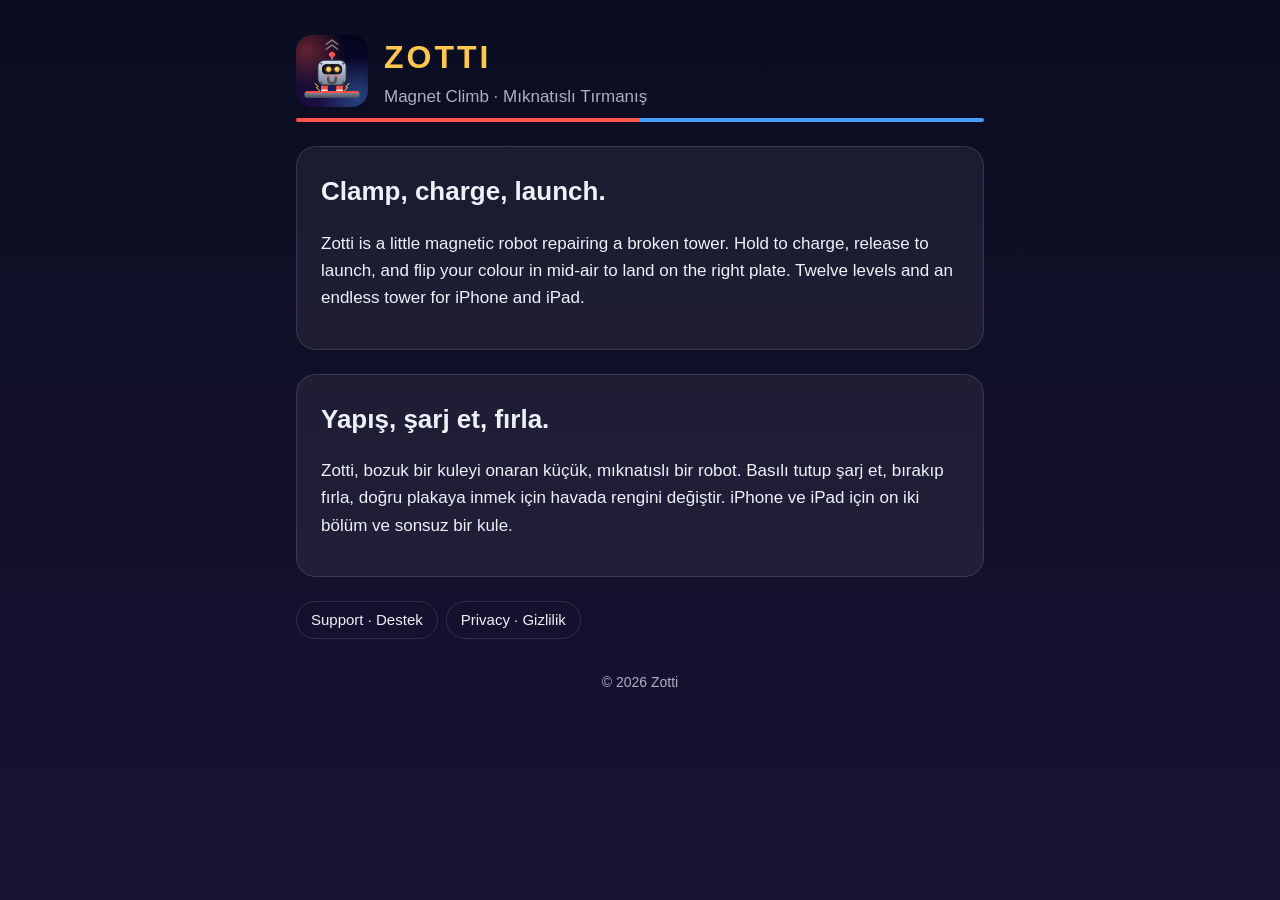
<file: index.html>
<!doctype html>
<html lang="en">
<head>
  <meta charset="utf-8">
  <meta name="viewport" content="width=device-width, initial-scale=1">
  <title>Zotti</title>
  <link rel="icon" href="icon.png">
  <link rel="stylesheet" href="style.css">
</head>
<body>
<main>
  <header>
    <img src="icon.png" alt="Zotti app icon">
    <div>
      <span class="brand">ZOTTI</span>
      <p class="tagline">Magnet Climb · Mıknatıslı Tırmanış</p>
    </div>
  </header>
  <div class="pole-bar"></div>

  <section lang="en">
    <h1>Clamp, charge, launch.</h1>
    <p>Zotti is a little magnetic robot repairing a broken tower. Hold to charge, release to launch, and flip your colour in mid-air to land on the right plate. Twelve levels and an endless tower for iPhone and iPad.</p>
  </section>

  <section lang="tr">
    <h1>Yapış, şarj et, fırla.</h1>
    <p>Zotti, bozuk bir kuleyi onaran küçük, mıknatıslı bir robot. Basılı tutup şarj et, bırakıp fırla, doğru plakaya inmek için havada rengini değiştir. iPhone ve iPad için on iki bölüm ve sonsuz bir kule.</p>
  </section>

  <div class="links"><a class="button" href="support.html">Support · Destek</a><a class="button" href="privacy.html">Privacy · Gizlilik</a></div>
  <footer>© 2026 Zotti</footer>
</main>
</body>
</html>
</file>
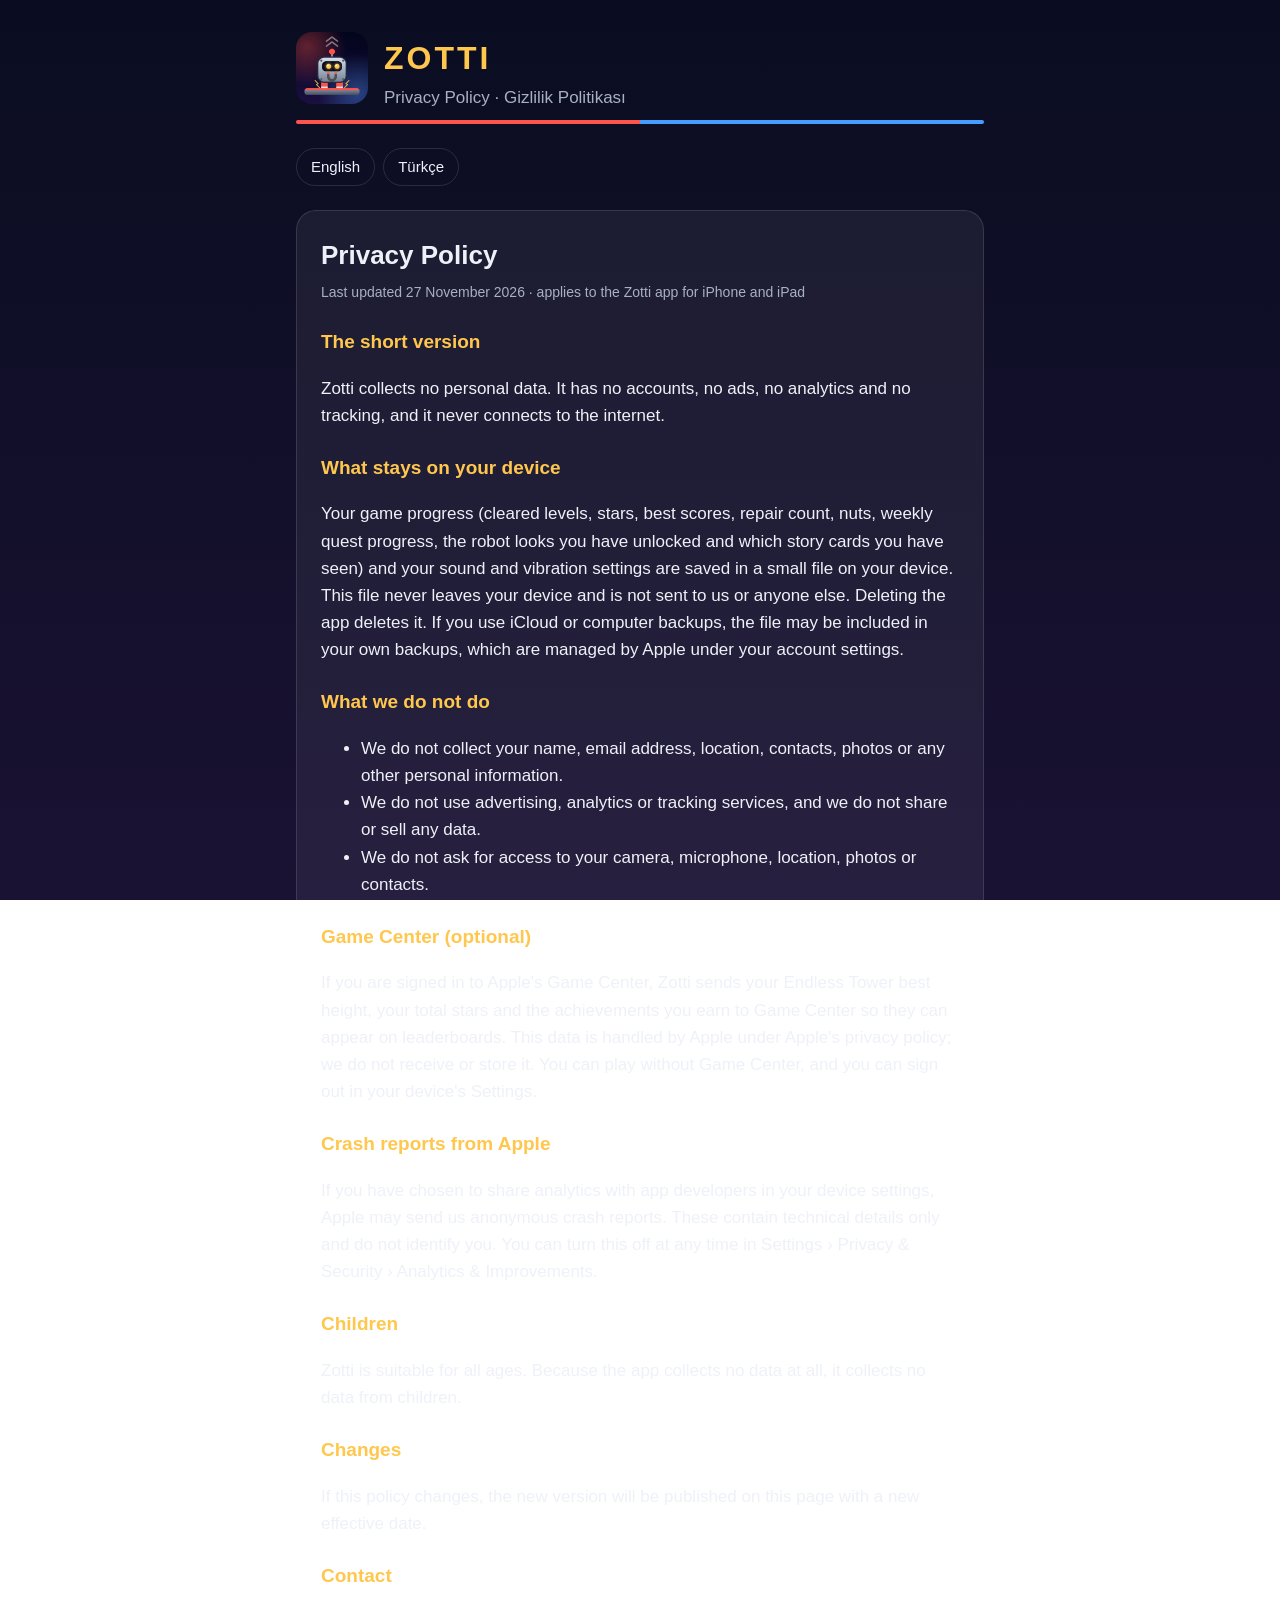
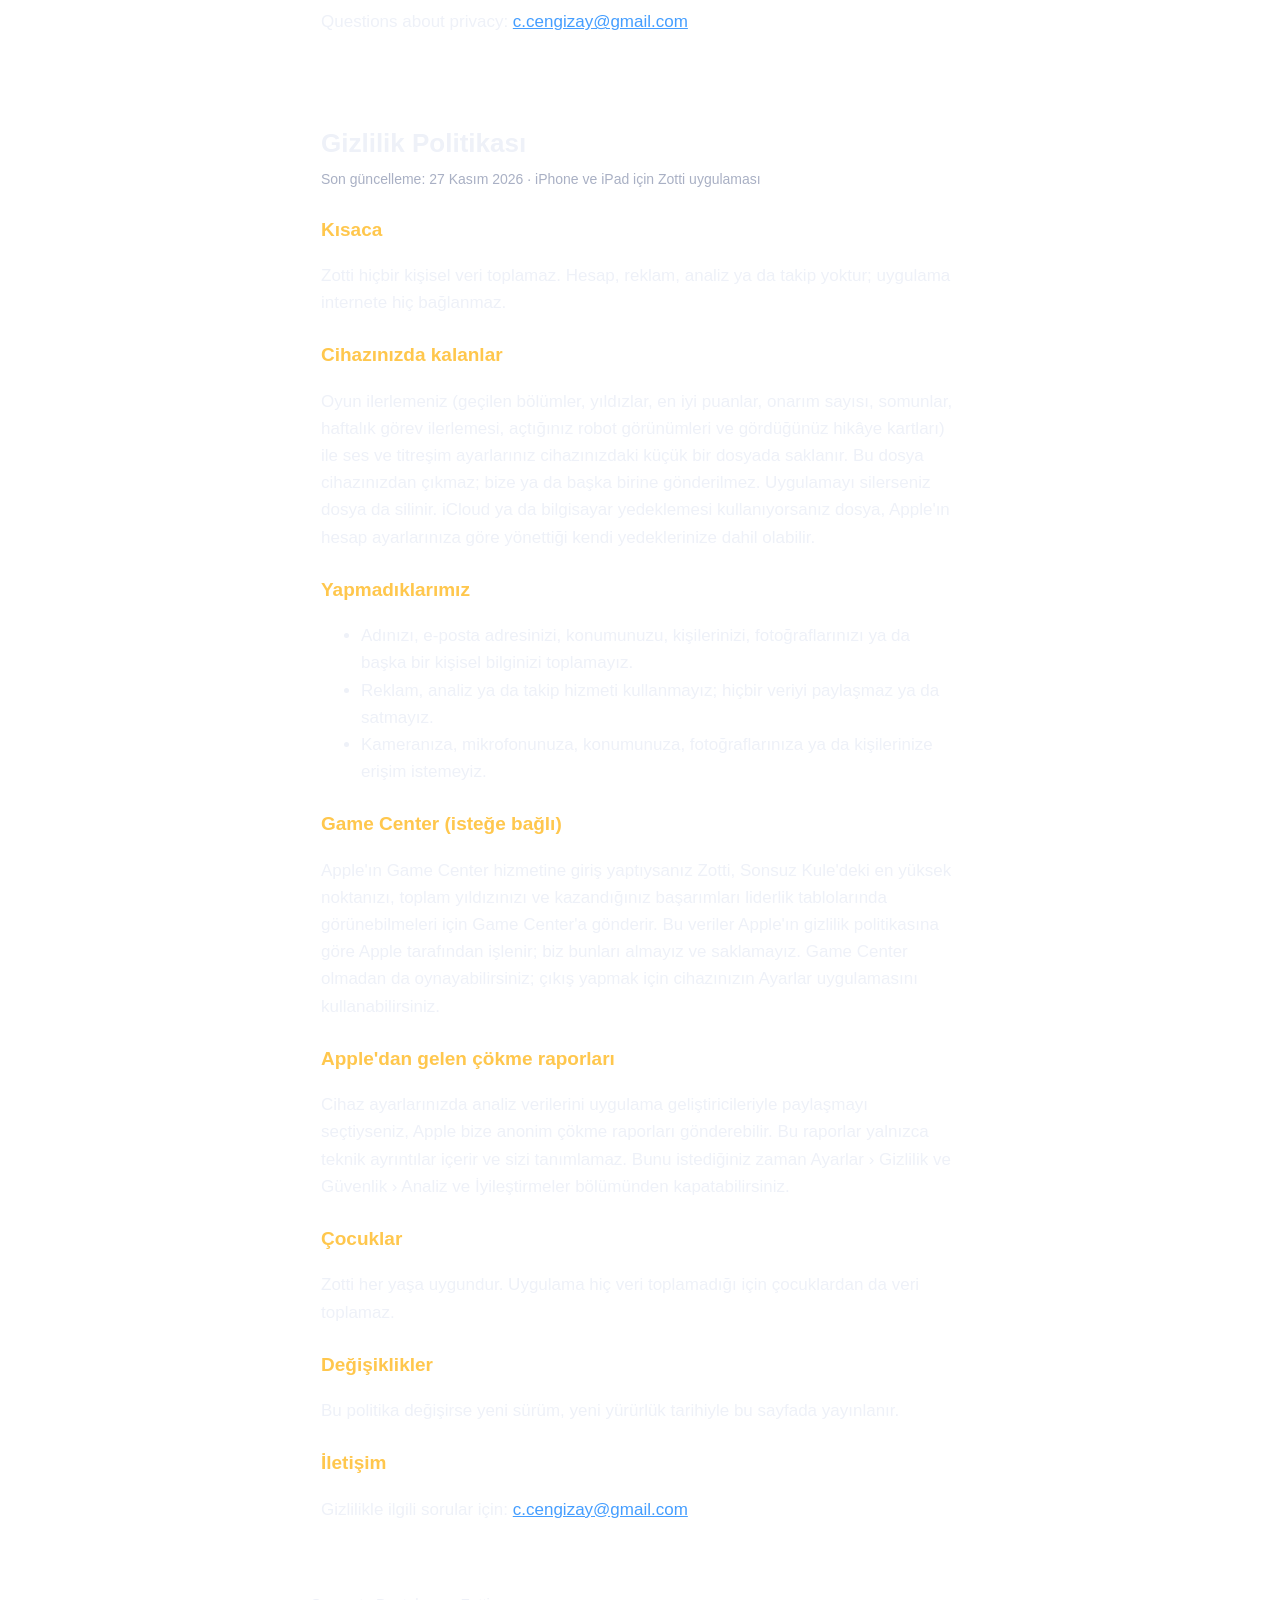
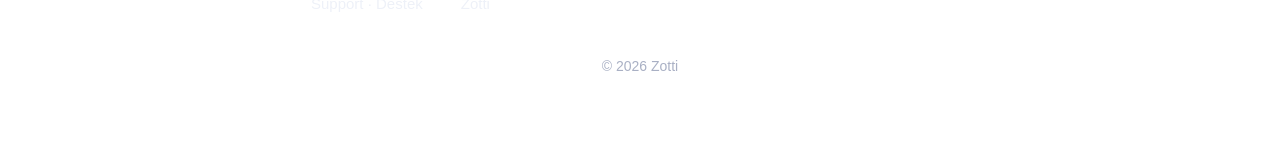
<file: privacy.html>
<!doctype html>
<html lang="en">
<head>
  <meta charset="utf-8">
  <meta name="viewport" content="width=device-width, initial-scale=1">
  <title>Zotti · Privacy Policy</title>
  <link rel="icon" href="icon.png">
  <link rel="stylesheet" href="style.css">
</head>
<body>
<main>
  <header>
    <a href="index.html"><img src="icon.png" alt="Zotti app icon"></a>
    <div>
      <a href="index.html" class="brand">ZOTTI</a>
      <p class="tagline">Privacy Policy · Gizlilik Politikası</p>
    </div>
  </header>
  <div class="pole-bar"></div>
  <nav class="lang"><a href="#en">English</a><a href="#tr">Türkçe</a></nav>

  <section id="en" lang="en">
    <h1>Privacy Policy</h1>
    <p class="meta">Last updated 27 November 2026 · applies to the Zotti app for iPhone and iPad</p>

    <h2>The short version</h2>
    <p>Zotti collects no personal data. It has no accounts, no ads, no analytics and no tracking, and it never connects to the internet.</p>

    <h2>What stays on your device</h2>
    <p>Your game progress (cleared levels, stars, best scores, repair count, nuts, weekly quest progress, the robot looks you have unlocked and which story cards you have seen) and your sound and vibration settings are saved in a small file on your device. This file never leaves your device and is not sent to us or anyone else. Deleting the app deletes it. If you use iCloud or computer backups, the file may be included in your own backups, which are managed by Apple under your account settings.</p>

    <h2>What we do not do</h2>
    <ul>
      <li>We do not collect your name, email address, location, contacts, photos or any other personal information.</li>
      <li>We do not use advertising, analytics or tracking services, and we do not share or sell any data.</li>
      <li>We do not ask for access to your camera, microphone, location, photos or contacts.</li>
    </ul>

    <h2>Game Center (optional)</h2>
    <p>If you are signed in to Apple's Game Center, Zotti sends your Endless Tower best height, your total stars and the achievements you earn to Game Center so they can appear on leaderboards. This data is handled by Apple under Apple's privacy policy; we do not receive or store it. You can play without Game Center, and you can sign out in your device's Settings.</p>

    <h2>Crash reports from Apple</h2>
    <p>If you have chosen to share analytics with app developers in your device settings, Apple may send us anonymous crash reports. These contain technical details only and do not identify you. You can turn this off at any time in Settings › Privacy &amp; Security › Analytics &amp; Improvements.</p>

    <h2>Children</h2>
    <p>Zotti is suitable for all ages. Because the app collects no data at all, it collects no data from children.</p>

    <h2>Changes</h2>
    <p>If this policy changes, the new version will be published on this page with a new effective date.</p>

    <h2>Contact</h2>
    <p>Questions about privacy: <a href="mailto:c.cengizay@gmail.com">c.cengizay@gmail.com</a></p>
  </section>

  <section id="tr" lang="tr">
    <h1>Gizlilik Politikası</h1>
    <p class="meta">Son güncelleme: 27 Kasım 2026 · iPhone ve iPad için Zotti uygulaması</p>

    <h2>Kısaca</h2>
    <p>Zotti hiçbir kişisel veri toplamaz. Hesap, reklam, analiz ya da takip yoktur; uygulama internete hiç bağlanmaz.</p>

    <h2>Cihazınızda kalanlar</h2>
    <p>Oyun ilerlemeniz (geçilen bölümler, yıldızlar, en iyi puanlar, onarım sayısı, somunlar, haftalık görev ilerlemesi, açtığınız robot görünümleri ve gördüğünüz hikâye kartları) ile ses ve titreşim ayarlarınız cihazınızdaki küçük bir dosyada saklanır. Bu dosya cihazınızdan çıkmaz; bize ya da başka birine gönderilmez. Uygulamayı silerseniz dosya da silinir. iCloud ya da bilgisayar yedeklemesi kullanıyorsanız dosya, Apple'ın hesap ayarlarınıza göre yönettiği kendi yedeklerinize dahil olabilir.</p>

    <h2>Yapmadıklarımız</h2>
    <ul>
      <li>Adınızı, e-posta adresinizi, konumunuzu, kişilerinizi, fotoğraflarınızı ya da başka bir kişisel bilginizi toplamayız.</li>
      <li>Reklam, analiz ya da takip hizmeti kullanmayız; hiçbir veriyi paylaşmaz ya da satmayız.</li>
      <li>Kameranıza, mikrofonunuza, konumunuza, fotoğraflarınıza ya da kişilerinize erişim istemeyiz.</li>
    </ul>

    <h2>Game Center (isteğe bağlı)</h2>
    <p>Apple'ın Game Center hizmetine giriş yaptıysanız Zotti, Sonsuz Kule'deki en yüksek noktanızı, toplam yıldızınızı ve kazandığınız başarımları liderlik tablolarında görünebilmeleri için Game Center'a gönderir. Bu veriler Apple'ın gizlilik politikasına göre Apple tarafından işlenir; biz bunları almayız ve saklamayız. Game Center olmadan da oynayabilirsiniz; çıkış yapmak için cihazınızın Ayarlar uygulamasını kullanabilirsiniz.</p>

    <h2>Apple'dan gelen çökme raporları</h2>
    <p>Cihaz ayarlarınızda analiz verilerini uygulama geliştiricileriyle paylaşmayı seçtiyseniz, Apple bize anonim çökme raporları gönderebilir. Bu raporlar yalnızca teknik ayrıntılar içerir ve sizi tanımlamaz. Bunu istediğiniz zaman Ayarlar › Gizlilik ve Güvenlik › Analiz ve İyileştirmeler bölümünden kapatabilirsiniz.</p>

    <h2>Çocuklar</h2>
    <p>Zotti her yaşa uygundur. Uygulama hiç veri toplamadığı için çocuklardan da veri toplamaz.</p>

    <h2>Değişiklikler</h2>
    <p>Bu politika değişirse yeni sürüm, yeni yürürlük tarihiyle bu sayfada yayınlanır.</p>

    <h2>İletişim</h2>
    <p>Gizlilikle ilgili sorular için: <a href="mailto:c.cengizay@gmail.com">c.cengizay@gmail.com</a></p>
  </section>

  <div class="links"><a class="button" href="support.html">Support · Destek</a><a class="button" href="index.html">Zotti</a></div>
  <footer>© 2026 Zotti</footer>
</main>
</body>
</html>
</file>
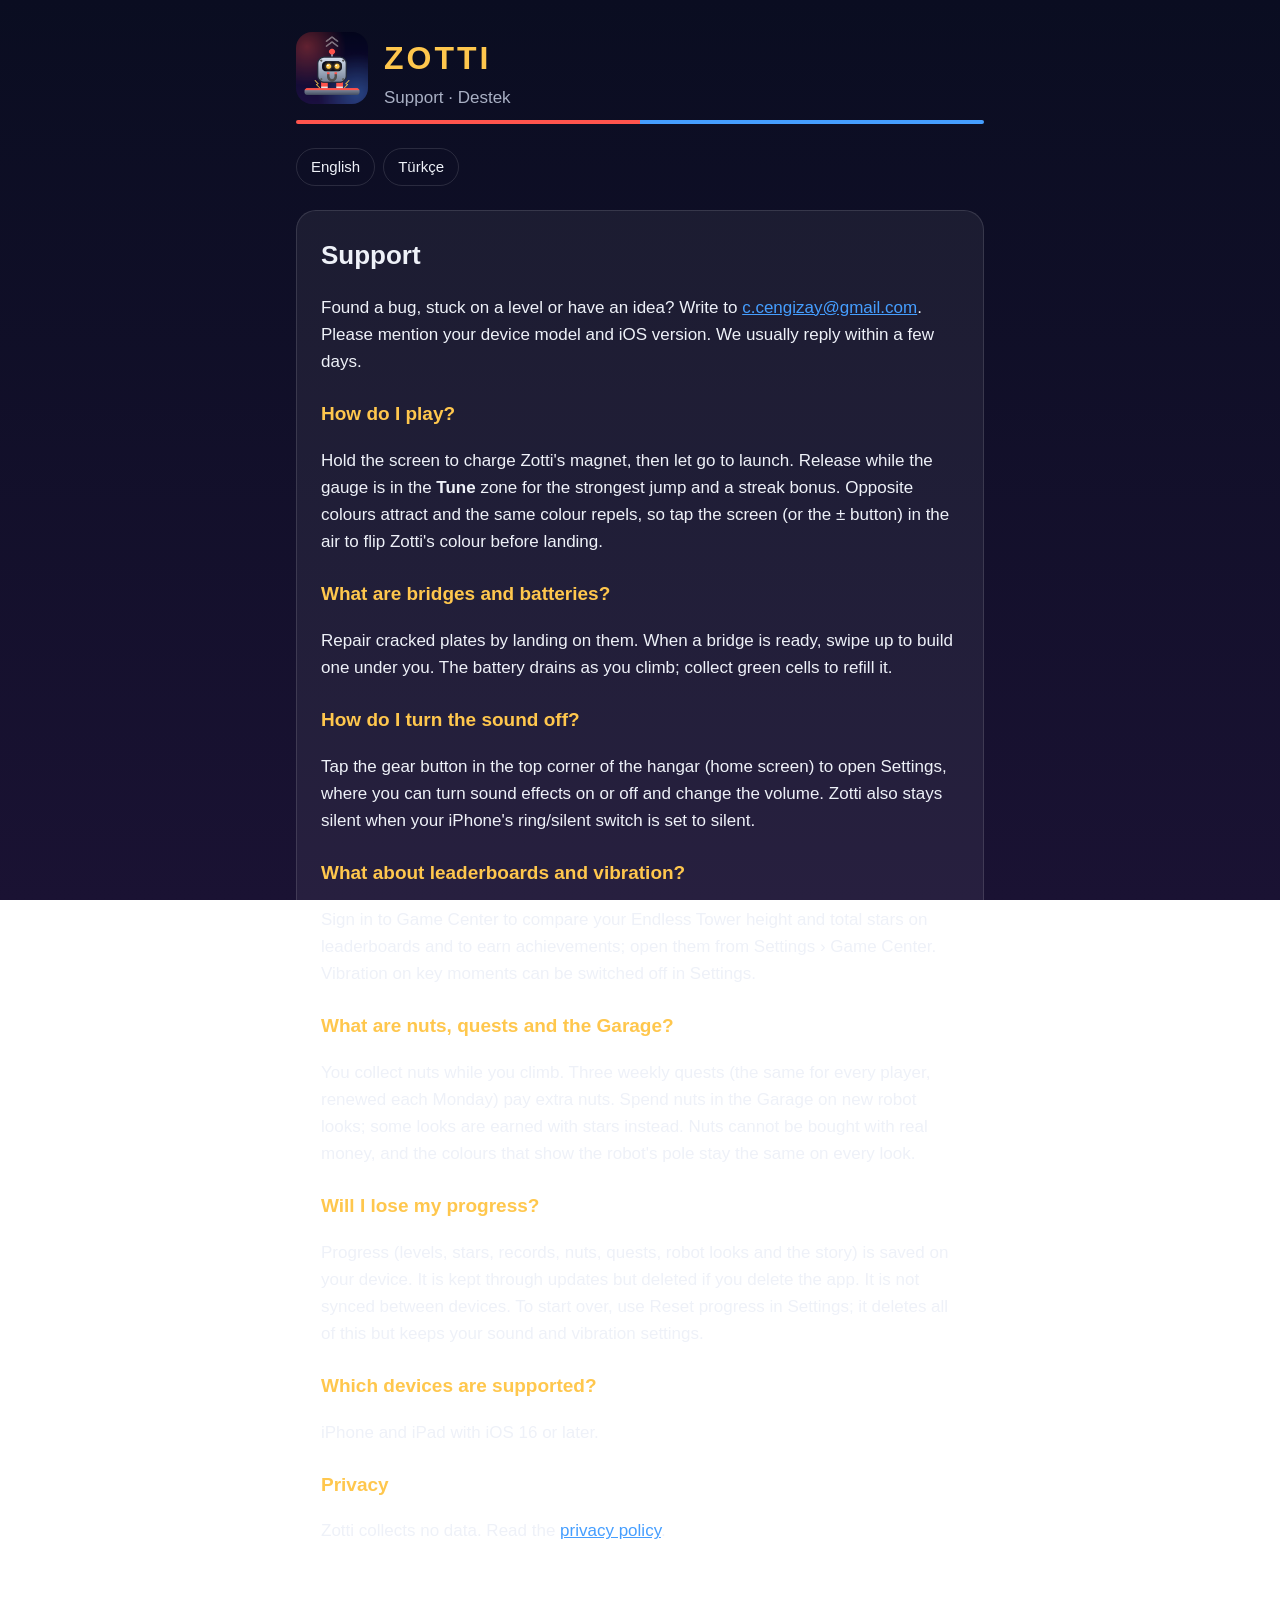
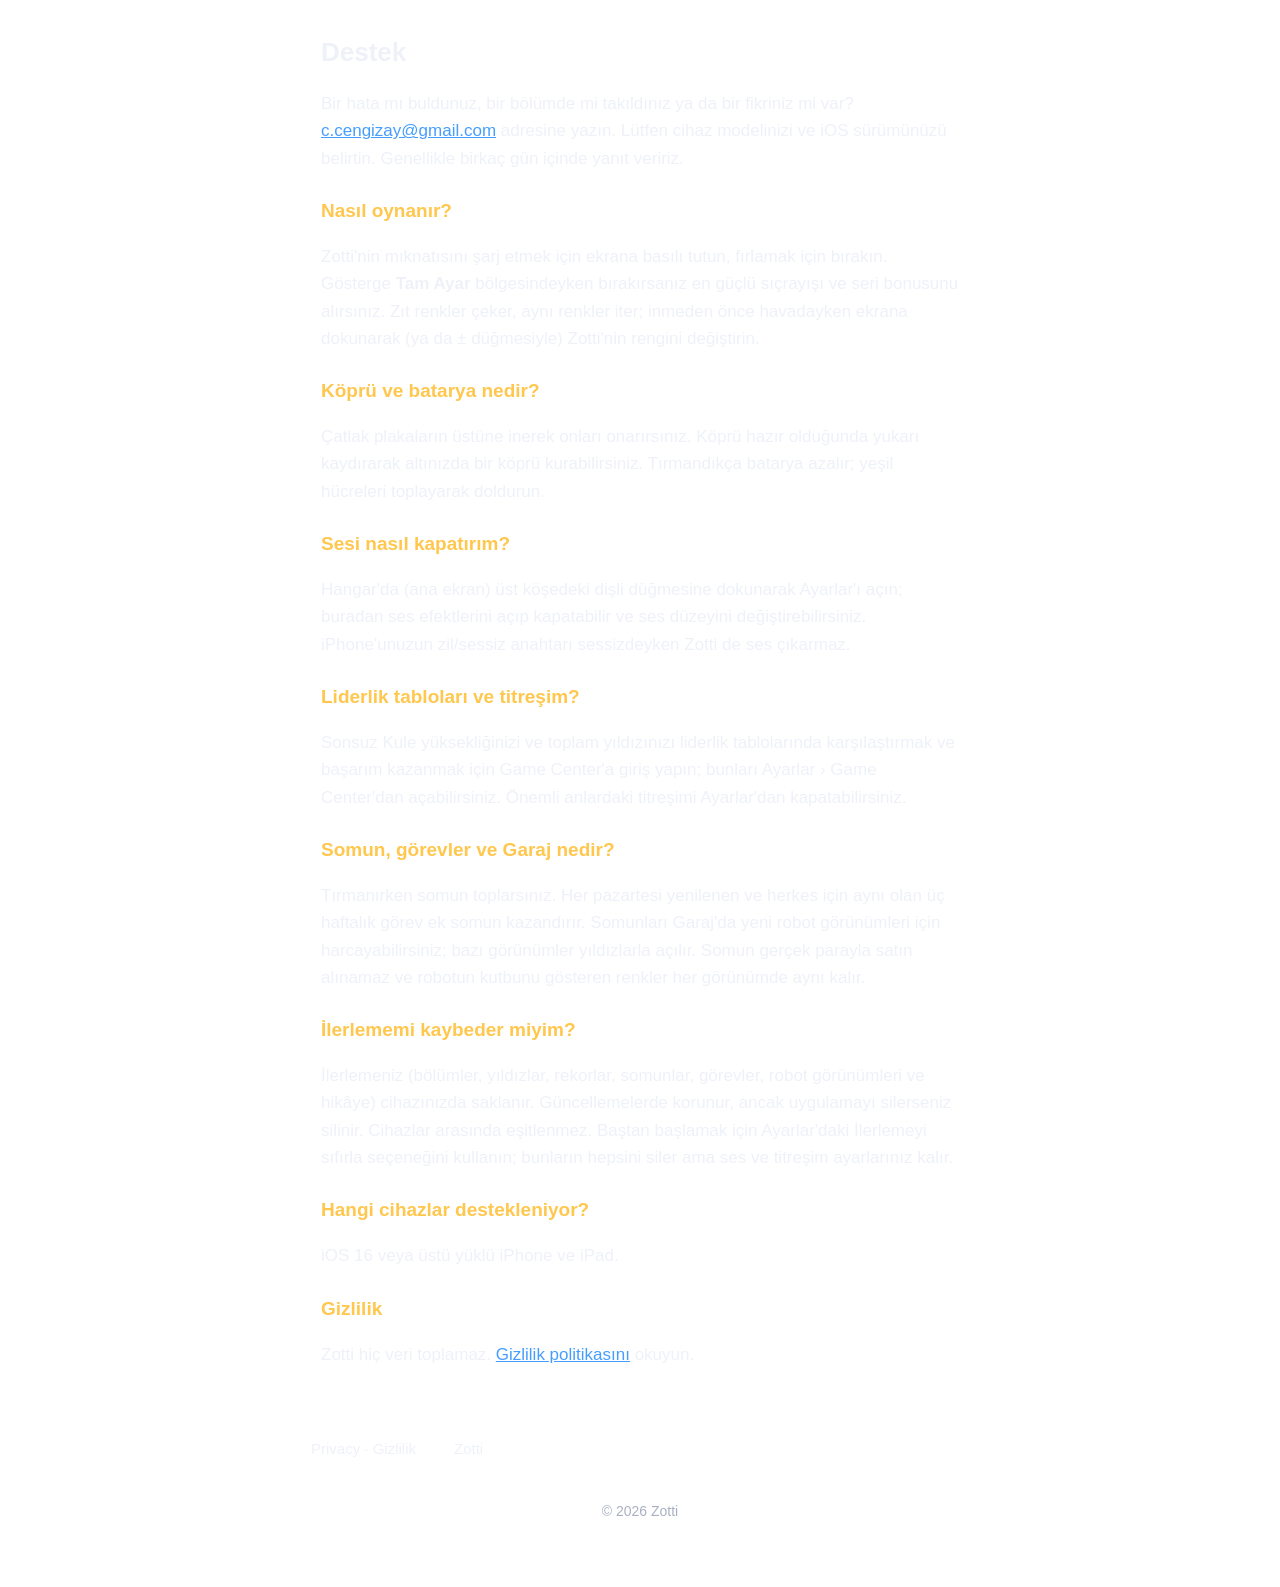
<file: support.html>
<!doctype html>
<html lang="en">
<head>
  <meta charset="utf-8">
  <meta name="viewport" content="width=device-width, initial-scale=1">
  <title>Zotti · Support</title>
  <link rel="icon" href="icon.png">
  <link rel="stylesheet" href="style.css">
</head>
<body>
<main>
  <header>
    <a href="index.html"><img src="icon.png" alt="Zotti app icon"></a>
    <div>
      <a href="index.html" class="brand">ZOTTI</a>
      <p class="tagline">Support · Destek</p>
    </div>
  </header>
  <div class="pole-bar"></div>
  <nav class="lang"><a href="#en">English</a><a href="#tr">Türkçe</a></nav>

  <section id="en" lang="en">
    <h1>Support</h1>
    <p>Found a bug, stuck on a level or have an idea? Write to <a href="mailto:c.cengizay@gmail.com?subject=Zotti">c.cengizay@gmail.com</a>. Please mention your device model and iOS version. We usually reply within a few days.</p>

    <h2>How do I play?</h2>
    <p>Hold the screen to charge Zotti's magnet, then let go to launch. Release while the gauge is in the <strong>Tune</strong> zone for the strongest jump and a streak bonus. Opposite colours attract and the same colour repels, so tap the screen (or the ± button) in the air to flip Zotti's colour before landing.</p>

    <h2>What are bridges and batteries?</h2>
    <p>Repair cracked plates by landing on them. When a bridge is ready, swipe up to build one under you. The battery drains as you climb; collect green cells to refill it.</p>

    <h2>How do I turn the sound off?</h2>
    <p>Tap the gear button in the top corner of the hangar (home screen) to open Settings, where you can turn sound effects on or off and change the volume. Zotti also stays silent when your iPhone's ring/silent switch is set to silent.</p>

    <h2>What about leaderboards and vibration?</h2>
    <p>Sign in to Game Center to compare your Endless Tower height and total stars on leaderboards and to earn achievements; open them from Settings › Game Center. Vibration on key moments can be switched off in Settings.</p>

    <h2>What are nuts, quests and the Garage?</h2>
    <p>You collect nuts while you climb. Three weekly quests (the same for every player, renewed each Monday) pay extra nuts. Spend nuts in the Garage on new robot looks; some looks are earned with stars instead. Nuts cannot be bought with real money, and the colours that show the robot's pole stay the same on every look.</p>

    <h2>Will I lose my progress?</h2>
    <p>Progress (levels, stars, records, nuts, quests, robot looks and the story) is saved on your device. It is kept through updates but deleted if you delete the app. It is not synced between devices. To start over, use Reset progress in Settings; it deletes all of this but keeps your sound and vibration settings.</p>

    <h2>Which devices are supported?</h2>
    <p>iPhone and iPad with iOS 16 or later.</p>

    <h2>Privacy</h2>
    <p>Zotti collects no data. Read the <a href="privacy.html">privacy policy</a>.</p>
  </section>

  <section id="tr" lang="tr">
    <h1>Destek</h1>
    <p>Bir hata mı buldunuz, bir bölümde mi takıldınız ya da bir fikriniz mi var? <a href="mailto:c.cengizay@gmail.com?subject=Zotti">c.cengizay@gmail.com</a> adresine yazın. Lütfen cihaz modelinizi ve iOS sürümünüzü belirtin. Genellikle birkaç gün içinde yanıt veririz.</p>

    <h2>Nasıl oynanır?</h2>
    <p>Zotti'nin mıknatısını şarj etmek için ekrana basılı tutun, fırlamak için bırakın. Gösterge <strong>Tam Ayar</strong> bölgesindeyken bırakırsanız en güçlü sıçrayışı ve seri bonusunu alırsınız. Zıt renkler çeker, aynı renkler iter; inmeden önce havadayken ekrana dokunarak (ya da ± düğmesiyle) Zotti'nin rengini değiştirin.</p>

    <h2>Köprü ve batarya nedir?</h2>
    <p>Çatlak plakaların üstüne inerek onları onarırsınız. Köprü hazır olduğunda yukarı kaydırarak altınızda bir köprü kurabilirsiniz. Tırmandıkça batarya azalır; yeşil hücreleri toplayarak doldurun.</p>

    <h2>Sesi nasıl kapatırım?</h2>
    <p>Hangar'da (ana ekran) üst köşedeki dişli düğmesine dokunarak Ayarlar'ı açın; buradan ses efektlerini açıp kapatabilir ve ses düzeyini değiştirebilirsiniz. iPhone'unuzun zil/sessiz anahtarı sessizdeyken Zotti de ses çıkarmaz.</p>

    <h2>Liderlik tabloları ve titreşim?</h2>
    <p>Sonsuz Kule yüksekliğinizi ve toplam yıldızınızı liderlik tablolarında karşılaştırmak ve başarım kazanmak için Game Center'a giriş yapın; bunları Ayarlar › Game Center'dan açabilirsiniz. Önemli anlardaki titreşimi Ayarlar'dan kapatabilirsiniz.</p>

    <h2>Somun, görevler ve Garaj nedir?</h2>
    <p>Tırmanırken somun toplarsınız. Her pazartesi yenilenen ve herkes için aynı olan üç haftalık görev ek somun kazandırır. Somunları Garaj'da yeni robot görünümleri için harcayabilirsiniz; bazı görünümler yıldızlarla açılır. Somun gerçek parayla satın alınamaz ve robotun kutbunu gösteren renkler her görünümde aynı kalır.</p>

    <h2>İlerlememi kaybeder miyim?</h2>
    <p>İlerlemeniz (bölümler, yıldızlar, rekorlar, somunlar, görevler, robot görünümleri ve hikâye) cihazınızda saklanır. Güncellemelerde korunur, ancak uygulamayı silerseniz silinir. Cihazlar arasında eşitlenmez. Baştan başlamak için Ayarlar'daki İlerlemeyi sıfırla seçeneğini kullanın; bunların hepsini siler ama ses ve titreşim ayarlarınız kalır.</p>

    <h2>Hangi cihazlar destekleniyor?</h2>
    <p>iOS 16 veya üstü yüklü iPhone ve iPad.</p>

    <h2>Gizlilik</h2>
    <p>Zotti hiç veri toplamaz. <a href="privacy.html">Gizlilik politikasını</a> okuyun.</p>
  </section>

  <div class="links"><a class="button" href="privacy.html">Privacy · Gizlilik</a><a class="button" href="index.html">Zotti</a></div>
  <footer>© 2026 Zotti</footer>
</main>
</body>
</html>
</file>
<file: style.css>
:root {
  --space-top: #0a0d21;
  --space-bottom: #1a1233;
  --ink: #eef1f8;
  --muted: #a9b0c4;
  --brass: #ffc74d;
  --plus: #ff544d;
  --minus: #459eff;
  --card: rgba(255, 255, 255, 0.06);
  --line: rgba(255, 255, 255, 0.12);
}

* { box-sizing: border-box; }

body {
  margin: 0;
  min-height: 100vh;
  background: linear-gradient(var(--space-top), var(--space-bottom)) fixed;
  color: var(--ink);
  font: 17px/1.6 -apple-system, BlinkMacSystemFont, "SF Pro Rounded", "Segoe UI", Roboto, sans-serif;
}

main {
  max-width: 720px;
  margin: 0 auto;
  padding: 32px 16px 64px;
}

header {
  display: flex;
  align-items: center;
  gap: 16px;
  margin-bottom: 8px;
}

header img {
  width: 72px;
  height: 72px;
  border-radius: 16px;
}

header a { color: inherit; text-decoration: none; }

.brand {
  font-size: 32px;
  font-weight: 900;
  letter-spacing: 3px;
  color: var(--brass);
}

.tagline { color: var(--muted); margin: 0; }

nav.lang {
  margin: 16px 0 24px;
  display: flex;
  gap: 8px;
}

nav.lang a, .button {
  display: inline-block;
  padding: 6px 14px;
  border: 1px solid var(--line);
  border-radius: 999px;
  color: var(--ink);
  text-decoration: none;
  font-size: 15px;
}

nav.lang a:hover, .button:hover { border-color: var(--brass); color: var(--brass); }

section {
  background: var(--card);
  border: 1px solid var(--line);
  border-radius: 20px;
  padding: 8px 24px 20px;
  margin-bottom: 24px;
}

h1 { font-size: 26px; margin: 16px 0 4px; }
h2 { font-size: 19px; margin: 24px 0 6px; color: var(--brass); }
p, li { color: var(--ink); }
.meta { color: var(--muted); font-size: 14px; margin-top: 0; }
a { color: var(--minus); }

.pole-bar {
  height: 4px;
  border-radius: 2px;
  background: linear-gradient(90deg, var(--plus) 50%, var(--minus) 50%);
  margin: 8px 0 24px;
}

.links { display: flex; flex-wrap: wrap; gap: 8px; margin: 16px 0; }

footer { color: var(--muted); font-size: 14px; text-align: center; margin-top: 32px; }
</file>
